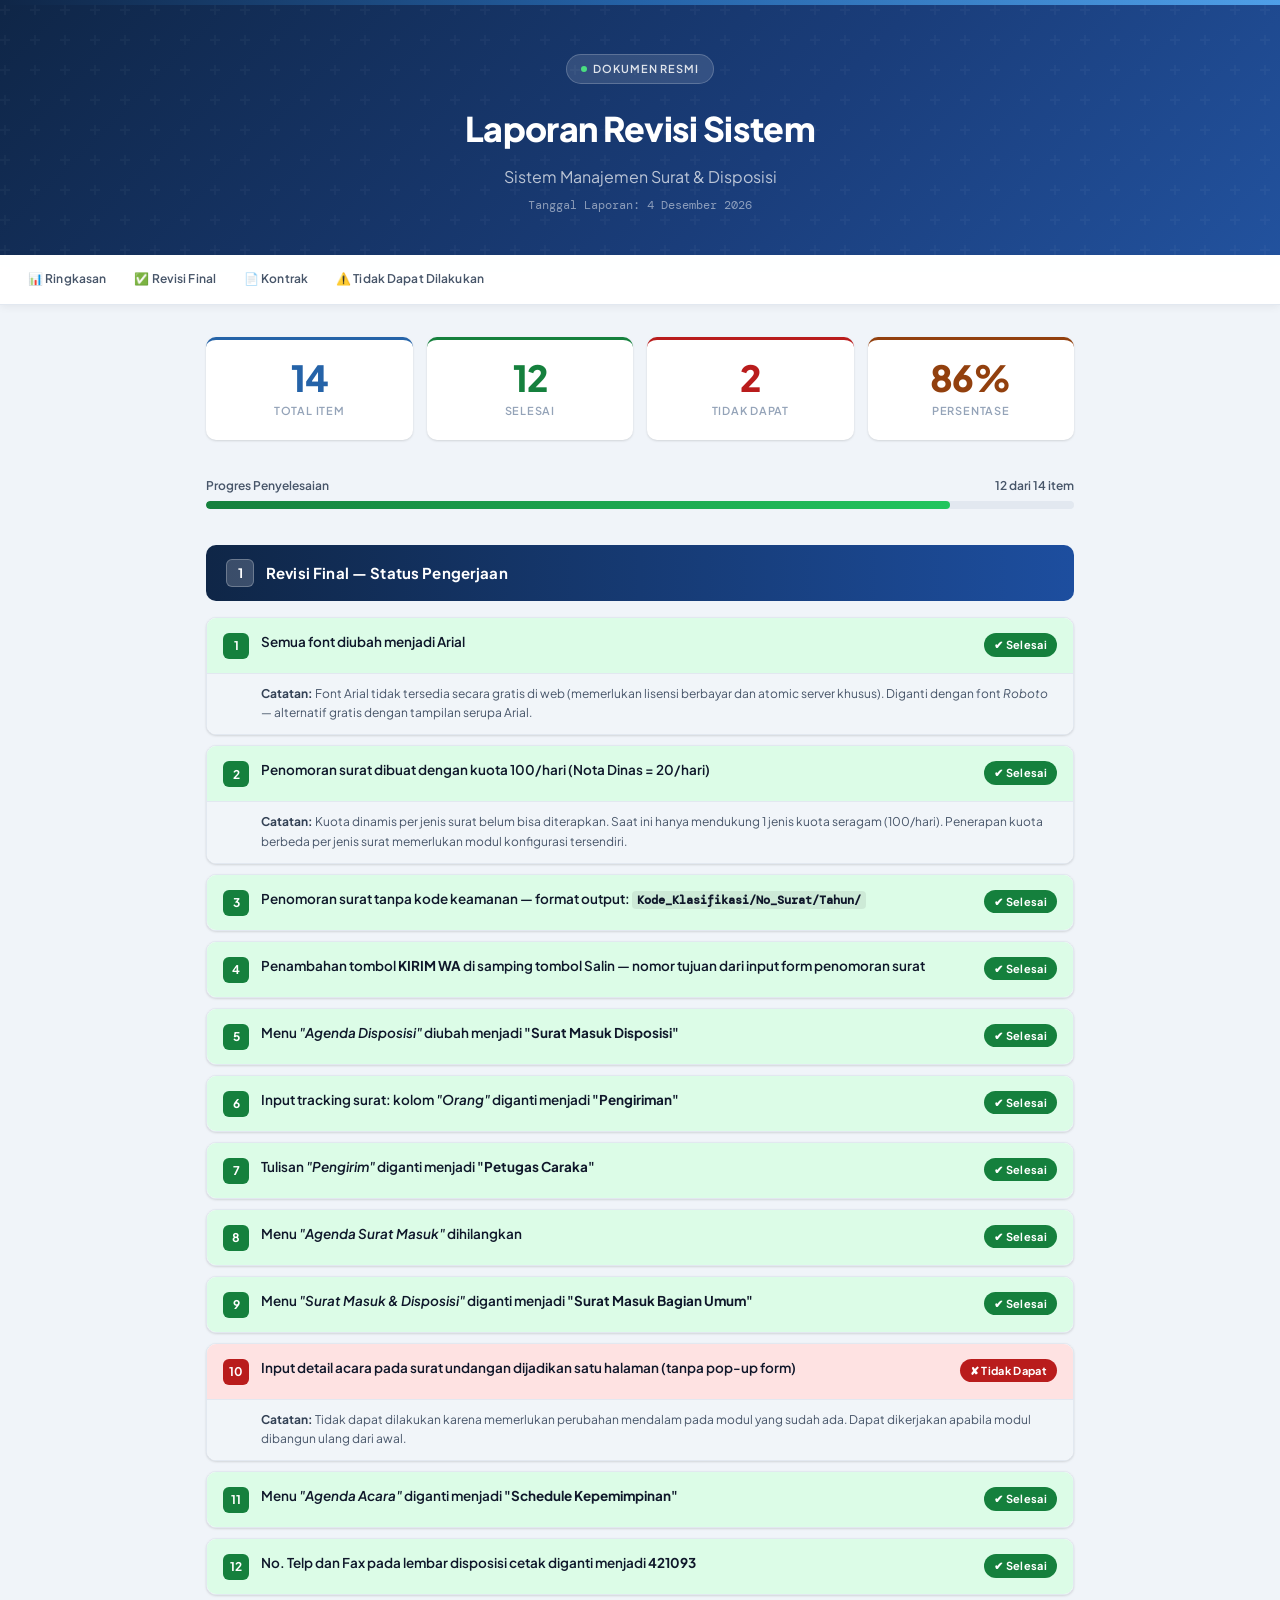
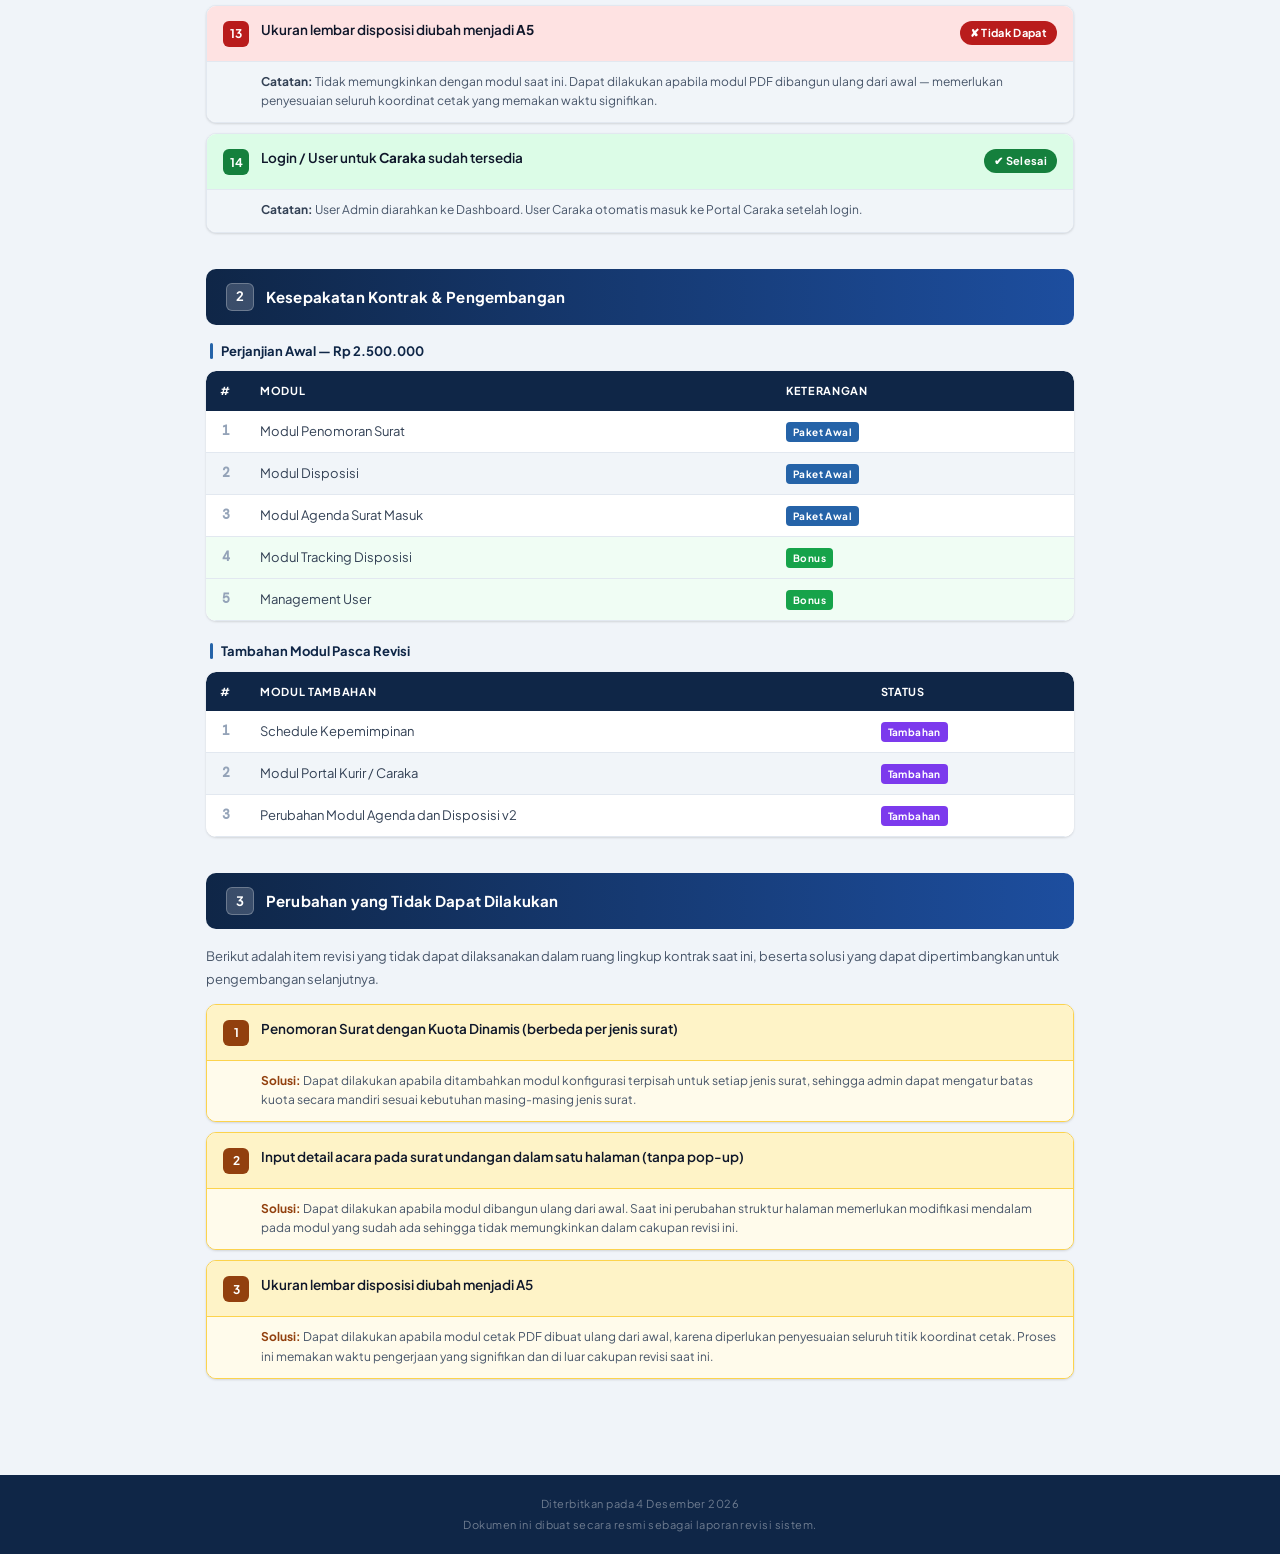
<file: revisi/index.html>
<!DOCTYPE html>
<html lang="id">
<head>
<meta charset="UTF-8">
<meta name="viewport" content="width=device-width, initial-scale=1.0">
<title>Laporan Revisi Sistem — Manajemen Surat & Disposisi</title>
<link href="https://fonts.googleapis.com/css2?family=Plus+Jakarta+Sans:wght@300;400;500;600;700;800&family=DM+Mono:wght@400;500&display=swap" rel="stylesheet">
<style>
  :root {
    --navy:       #0F2647;
    --blue:       #1D4E9F;
    --blue-mid:   #2563A8;
    --blue-light: #EBF3FB;
    --green:      #15803D;
    --green-bg:   #DCFCE7;
    --green-border:#86EFAC;
    --red:        #B91C1C;
    --red-bg:     #FEE2E2;
    --red-border: #FCA5A5;
    --amber:      #92400E;
    --amber-bg:   #FEF3C7;
    --amber-border:#FCD34D;
    --grey-100:   #F1F5F9;
    --grey-200:   #E2E8F0;
    --grey-400:   #94A3B8;
    --grey-600:   #475569;
    --text:       #0F172A;
    --text-mid:   #334155;
    --white:      #FFFFFF;
    --radius:     10px;
    --shadow-sm:  0 1px 3px rgba(0,0,0,.08), 0 1px 2px rgba(0,0,0,.06);
    --shadow-md:  0 4px 16px rgba(15,38,71,.10);
    --shadow-lg:  0 8px 32px rgba(15,38,71,.14);
  }

  *, *::before, *::after { box-sizing: border-box; margin: 0; padding: 0; }

  html { scroll-behavior: smooth; }

  body {
    font-family: 'Plus Jakarta Sans', sans-serif;
    background: #F0F4F9;
    color: var(--text);
    line-height: 1.6;
    min-height: 100vh;
  }

  /* ── TOP ACCENT BAR ── */
  .top-bar {
    height: 5px;
    background: linear-gradient(90deg, var(--navy) 0%, var(--blue-mid) 50%, #4F9FE8 100%);
  }

  /* ── HEADER ── */
  .header {
    background: linear-gradient(135deg, var(--navy) 0%, #1A3D7A 60%, #22529E 100%);
    padding: 48px 24px 40px;
    text-align: center;
    position: relative;
    overflow: hidden;
  }
  .header::before {
    content: '';
    position: absolute;
    inset: 0;
    background: url("data:image/svg+xml,%3Csvg width='60' height='60' viewBox='0 0 60 60' xmlns='http://www.w3.org/2000/svg'%3E%3Cg fill='none' fill-rule='evenodd'%3E%3Cg fill='%23ffffff' fill-opacity='0.03'%3E%3Cpath d='M36 34v-4h-2v4h-4v2h4v4h2v-4h4v-2h-4zm0-30V0h-2v4h-4v2h4v4h2V6h4V4h-4zM6 34v-4H4v4H0v2h4v4h2v-4h4v-2H6zM6 4V0H4v4H0v2h4v4h2V6h4V4H6z'/%3E%3C/g%3E%3C/g%3E%3C/svg%3E");
  }
  .header-badge {
    display: inline-flex;
    align-items: center;
    gap: 6px;
    background: rgba(255,255,255,.12);
    border: 1px solid rgba(255,255,255,.2);
    border-radius: 100px;
    padding: 5px 14px;
    font-size: 11px;
    font-weight: 600;
    letter-spacing: .08em;
    text-transform: uppercase;
    color: rgba(255,255,255,.85);
    margin-bottom: 18px;
  }
  .header-badge span { width: 6px; height: 6px; border-radius: 50%; background: #4ADE80; display: inline-block; }
  .header h1 {
    font-size: clamp(22px, 5vw, 34px);
    font-weight: 800;
    color: #fff;
    letter-spacing: -.02em;
    margin-bottom: 8px;
  }
  .header p {
    font-size: clamp(13px, 2.5vw, 16px);
    color: rgba(255,255,255,.7);
    font-weight: 400;
    margin-bottom: 6px;
  }
  .header-date {
    font-size: 12px;
    color: rgba(255,255,255,.5);
    font-family: 'DM Mono', monospace;
    margin-top: 4px;
  }

  /* ── STICKY NAV ── */
  .sticky-nav {
    position: sticky;
    top: 0;
    z-index: 100;
    background: rgba(255,255,255,.95);
    backdrop-filter: blur(12px);
    border-bottom: 1px solid var(--grey-200);
    padding: 0 16px;
    display: flex;
    align-items: center;
    gap: 4px;
    overflow-x: auto;
    scrollbar-width: none;
    box-shadow: 0 2px 8px rgba(0,0,0,.06);
  }
  .sticky-nav::-webkit-scrollbar { display: none; }
  .nav-item {
    white-space: nowrap;
    font-size: 12px;
    font-weight: 600;
    color: var(--grey-600);
    padding: 14px 12px;
    text-decoration: none;
    border-bottom: 2px solid transparent;
    transition: all .2s;
    letter-spacing: .01em;
  }
  .nav-item:hover { color: var(--blue); border-color: var(--blue-mid); }

  /* ── LAYOUT ── */
  .container {
    max-width: 900px;
    margin: 0 auto;
    padding: 32px 16px 60px;
  }

  /* ── SUMMARY CARDS ── */
  .summary-grid {
    display: grid;
    grid-template-columns: repeat(auto-fit, minmax(140px, 1fr));
    gap: 14px;
    margin-bottom: 36px;
  }
  .summary-card {
    background: var(--white);
    border-radius: var(--radius);
    padding: 20px 16px;
    text-align: center;
    box-shadow: var(--shadow-sm);
    border-top: 3px solid transparent;
    transition: transform .2s, box-shadow .2s;
  }
  .summary-card:hover { transform: translateY(-2px); box-shadow: var(--shadow-md); }
  .summary-card.total  { border-color: var(--blue-mid); }
  .summary-card.done   { border-color: var(--green); }
  .summary-card.fail   { border-color: var(--red); }
  .summary-card.pct    { border-color: var(--amber); }
  .summary-card .num {
    font-size: 36px;
    font-weight: 800;
    letter-spacing: -.03em;
    line-height: 1;
    margin-bottom: 6px;
  }
  .summary-card.total .num { color: var(--blue-mid); }
  .summary-card.done  .num { color: var(--green); }
  .summary-card.fail  .num { color: var(--red); }
  .summary-card.pct   .num { color: var(--amber); }
  .summary-card .label { font-size: 11px; font-weight: 600; color: var(--grey-400); text-transform: uppercase; letter-spacing: .07em; }

  /* ── SECTION ── */
  .section { margin-bottom: 36px; }
  .section-header {
    display: flex;
    align-items: center;
    gap: 12px;
    background: linear-gradient(90deg, var(--navy) 0%, var(--blue) 100%);
    border-radius: var(--radius);
    padding: 14px 20px;
    margin-bottom: 16px;
  }
  .section-header .num {
    width: 28px; height: 28px;
    background: rgba(255,255,255,.18);
    border: 1px solid rgba(255,255,255,.25);
    border-radius: 6px;
    font-size: 13px;
    font-weight: 700;
    color: #fff;
    display: flex; align-items: center; justify-content: center;
    flex-shrink: 0;
  }
  .section-header h2 {
    font-size: clamp(13px, 3vw, 15px);
    font-weight: 700;
    color: #fff;
    letter-spacing: .01em;
  }

  /* ── REVISION ITEM ── */
  .rev-list { display: flex; flex-direction: column; gap: 10px; }
  .rev-item {
    background: var(--white);
    border-radius: var(--radius);
    overflow: hidden;
    box-shadow: var(--shadow-sm);
    border: 1px solid var(--grey-200);
    transition: box-shadow .2s;
  }
  .rev-item:hover { box-shadow: var(--shadow-md); }
  .rev-item-header {
    display: flex;
    align-items: flex-start;
    gap: 12px;
    padding: 14px 16px;
  }
  .rev-item.ok .rev-item-header  { background: var(--green-bg); }
  .rev-item.fail .rev-item-header { background: var(--red-bg); }
  .rev-num {
    width: 26px; height: 26px;
    border-radius: 6px;
    font-size: 12px;
    font-weight: 700;
    display: flex; align-items: center; justify-content: center;
    flex-shrink: 0;
    margin-top: 1px;
  }
  .rev-item.ok   .rev-num { background: var(--green); color: #fff; }
  .rev-item.fail .rev-num { background: var(--red);   color: #fff; }
  .rev-title {
    flex: 1;
    font-size: 13.5px;
    font-weight: 600;
    color: var(--text);
    line-height: 1.5;
  }
  .badge {
    display: inline-flex;
    align-items: center;
    gap: 5px;
    border-radius: 100px;
    padding: 3px 10px;
    font-size: 11px;
    font-weight: 700;
    letter-spacing: .03em;
    white-space: nowrap;
    flex-shrink: 0;
    margin-top: 1px;
  }
  .badge-ok   { background: var(--green); color: #fff; }
  .badge-fail { background: var(--red);   color: #fff; }
  .rev-note {
    padding: 10px 16px 12px 54px;
    font-size: 12px;
    color: var(--grey-600);
    background: var(--grey-100);
    border-top: 1px solid var(--grey-200);
    line-height: 1.6;
  }
  .rev-note strong { color: var(--text-mid); }

  /* ── CONTRACT TABLE ── */
  .contract-block { margin-bottom: 20px; }
  .contract-block h3 {
    font-size: 13px;
    font-weight: 700;
    color: var(--navy);
    margin-bottom: 10px;
    padding-left: 4px;
    display: flex;
    align-items: center;
    gap: 8px;
  }
  .contract-block h3::before {
    content: '';
    width: 3px; height: 16px;
    background: var(--blue-mid);
    border-radius: 2px;
    display: inline-block;
  }
  .table-wrap { overflow-x: auto; border-radius: var(--radius); box-shadow: var(--shadow-sm); }
  table {
    width: 100%;
    border-collapse: collapse;
    font-size: 13px;
    background: var(--white);
    border-radius: var(--radius);
    overflow: hidden;
  }
  thead tr { background: var(--navy); }
  thead th {
    padding: 11px 14px;
    font-size: 11px;
    font-weight: 700;
    text-align: left;
    color: #fff;
    letter-spacing: .06em;
    text-transform: uppercase;
  }
  tbody tr:nth-child(odd)  { background: var(--white); }
  tbody tr:nth-child(even) { background: var(--grey-100); }
  tbody tr.bonus-row { background: #F0FDF4 !important; }
  tbody td {
    padding: 10px 14px;
    font-size: 13px;
    color: var(--text-mid);
    border-bottom: 1px solid var(--grey-200);
    vertical-align: top;
  }
  tbody td:first-child { font-family: 'DM Mono', monospace; font-weight: 600; color: var(--grey-400); width: 40px; text-align: center; }
  .tag-bonus {
    display: inline-block;
    background: #16A34A;
    color: #fff;
    font-size: 10px;
    font-weight: 700;
    border-radius: 4px;
    padding: 2px 7px;
    letter-spacing: .04em;
  }
  .tag-paket {
    display: inline-block;
    background: var(--blue-mid);
    color: #fff;
    font-size: 10px;
    font-weight: 700;
    border-radius: 4px;
    padding: 2px 7px;
    letter-spacing: .04em;
  }
  .tag-tambahan {
    display: inline-block;
    background: #7C3AED;
    color: #fff;
    font-size: 10px;
    font-weight: 700;
    border-radius: 4px;
    padding: 2px 7px;
    letter-spacing: .04em;
  }

  /* ── LIMITATION CARDS ── */
  .limit-list { display: flex; flex-direction: column; gap: 10px; }
  .limit-item {
    background: var(--white);
    border-radius: var(--radius);
    overflow: hidden;
    border: 1px solid var(--amber-border);
    box-shadow: var(--shadow-sm);
  }
  .limit-header {
    display: flex;
    align-items: flex-start;
    gap: 12px;
    padding: 14px 16px;
    background: var(--amber-bg);
  }
  .limit-num {
    width: 26px; height: 26px;
    border-radius: 6px;
    font-size: 12px;
    font-weight: 700;
    background: var(--amber);
    color: #fff;
    display: flex; align-items: center; justify-content: center;
    flex-shrink: 0;
    margin-top: 1px;
  }
  .limit-title { flex: 1; font-size: 13.5px; font-weight: 600; color: var(--text); line-height: 1.5; }
  .limit-body {
    padding: 10px 16px 12px 54px;
    font-size: 12px;
    color: var(--grey-600);
    background: #FFFBEB;
    border-top: 1px solid var(--amber-border);
    line-height: 1.6;
  }
  .limit-body strong { color: var(--amber); }

  /* ── PROGRESS BAR ── */
  .progress-wrap { margin: 12px 0 20px; }
  .progress-label { display: flex; justify-content: space-between; font-size: 12px; font-weight: 600; color: var(--grey-600); margin-bottom: 6px; }
  .progress-bar { height: 8px; background: var(--grey-200); border-radius: 100px; overflow: hidden; }
  .progress-fill {
    height: 100%;
    border-radius: 100px;
    background: linear-gradient(90deg, var(--green) 0%, #22C55E 100%);
    width: 0;
    transition: width 1s cubic-bezier(.4,0,.2,1) .3s;
  }

  /* ── FOOTER ── */
  footer {
    background: var(--navy);
    text-align: center;
    padding: 20px 16px;
    font-size: 11px;
    color: rgba(255,255,255,.4);
    letter-spacing: .04em;
  }

  /* ── PRINT ── */
  @media print {
    .sticky-nav { display: none; }
    .top-bar { display: none; }
    body { background: white; }
    .rev-item, .limit-item { break-inside: avoid; }
  }

  /* ── ANIMATIONS ── */
  @keyframes fadeUp {
    from { opacity: 0; transform: translateY(16px); }
    to   { opacity: 1; transform: translateY(0); }
  }
  .fade-up { opacity: 0; animation: fadeUp .5s ease forwards; }
  .fade-up:nth-child(1) { animation-delay: .05s; }
  .fade-up:nth-child(2) { animation-delay: .10s; }
  .fade-up:nth-child(3) { animation-delay: .15s; }
  .fade-up:nth-child(4) { animation-delay: .20s; }
</style>
</head>
<body>

<div class="top-bar"></div>

<!-- HEADER -->
<header class="header">
  <div class="header-badge"><span></span> Dokumen Resmi</div>
  <h1>Laporan Revisi Sistem</h1>
  <p>Sistem Manajemen Surat &amp; Disposisi</p>
  <div class="header-date" id="doc-date"></div>
</header>

<!-- STICKY NAV -->
<nav class="sticky-nav">
  <a class="nav-item" href="#summary">📊 Ringkasan</a>
  <a class="nav-item" href="#revisi">✅ Revisi Final</a>
  <a class="nav-item" href="#kontrak">📄 Kontrak</a>
  <a class="nav-item" href="#limitasi">⚠️ Tidak Dapat Dilakukan</a>
</nav>

<div class="container">

  <!-- SUMMARY -->
  <section id="summary" class="section">
    <div class="summary-grid">
      <div class="summary-card total fade-up">
        <div class="num" id="cnt-total">14</div>
        <div class="label">Total Item</div>
      </div>
      <div class="summary-card done fade-up">
        <div class="num" id="cnt-done">12</div>
        <div class="label">Selesai</div>
      </div>
      <div class="summary-card fail fade-up">
        <div class="num" id="cnt-fail">2</div>
        <div class="label">Tidak Dapat</div>
      </div>
      <div class="summary-card pct fade-up">
        <div class="num">86%</div>
        <div class="label">Persentase</div>
      </div>
    </div>

    <div class="progress-wrap">
      <div class="progress-label">
        <span>Progres Penyelesaian</span>
        <span>12 dari 14 item</span>
      </div>
      <div class="progress-bar"><div class="progress-fill" id="prog-fill"></div></div>
    </div>
  </section>

  <!-- REVISI FINAL -->
  <section id="revisi" class="section">
    <div class="section-header">
      <div class="num">1</div>
      <h2>Revisi Final — Status Pengerjaan</h2>
    </div>

    <div class="rev-list">

      <div class="rev-item ok">
        <div class="rev-item-header">
          <div class="rev-num">1</div>
          <div class="rev-title">Semua font diubah menjadi Arial</div>
          <div class="badge badge-ok">✔ Selesai</div>
        </div>
        <div class="rev-note"><strong>Catatan:</strong> Font Arial tidak tersedia secara gratis di web (memerlukan lisensi berbayar dan atomic server khusus). Diganti dengan font <em>Roboto</em> — alternatif gratis dengan tampilan serupa Arial.</div>
      </div>

      <div class="rev-item ok">
        <div class="rev-item-header">
          <div class="rev-num">2</div>
          <div class="rev-title">Penomoran surat dibuat dengan kuota 100/hari (Nota Dinas = 20/hari)</div>
          <div class="badge badge-ok">✔ Selesai</div>
        </div>
        <div class="rev-note"><strong>Catatan:</strong> Kuota dinamis per jenis surat belum bisa diterapkan. Saat ini hanya mendukung 1 jenis kuota seragam (100/hari). Penerapan kuota berbeda per jenis surat memerlukan modul konfigurasi tersendiri.</div>
      </div>

      <div class="rev-item ok">
        <div class="rev-item-header">
          <div class="rev-num">3</div>
          <div class="rev-title">Penomoran surat tanpa kode keamanan — format output: <code style="font-family:'DM Mono',monospace;font-size:12px;background:rgba(0,0,0,.07);padding:1px 5px;border-radius:4px;">Kode_Klasifikasi/No_Surat/Tahun/</code></div>
          <div class="badge badge-ok">✔ Selesai</div>
        </div>
      </div>

      <div class="rev-item ok">
        <div class="rev-item-header">
          <div class="rev-num">4</div>
          <div class="rev-title">Penambahan tombol <strong>KIRIM WA</strong> di samping tombol Salin — nomor tujuan dari input form penomoran surat</div>
          <div class="badge badge-ok">✔ Selesai</div>
        </div>
      </div>

      <div class="rev-item ok">
        <div class="rev-item-header">
          <div class="rev-num">5</div>
          <div class="rev-title">Menu <em>"Agenda Disposisi"</em> diubah menjadi <strong>"Surat Masuk Disposisi"</strong></div>
          <div class="badge badge-ok">✔ Selesai</div>
        </div>
      </div>

      <div class="rev-item ok">
        <div class="rev-item-header">
          <div class="rev-num">6</div>
          <div class="rev-title">Input tracking surat: kolom <em>"Orang"</em> diganti menjadi <strong>"Pengiriman"</strong></div>
          <div class="badge badge-ok">✔ Selesai</div>
        </div>
      </div>

      <div class="rev-item ok">
        <div class="rev-item-header">
          <div class="rev-num">7</div>
          <div class="rev-title">Tulisan <em>"Pengirim"</em> diganti menjadi <strong>"Petugas Caraka"</strong></div>
          <div class="badge badge-ok">✔ Selesai</div>
        </div>
      </div>

      <div class="rev-item ok">
        <div class="rev-item-header">
          <div class="rev-num">8</div>
          <div class="rev-title">Menu <em>"Agenda Surat Masuk"</em> dihilangkan</div>
          <div class="badge badge-ok">✔ Selesai</div>
        </div>
      </div>

      <div class="rev-item ok">
        <div class="rev-item-header">
          <div class="rev-num">9</div>
          <div class="rev-title">Menu <em>"Surat Masuk &amp; Disposisi"</em> diganti menjadi <strong>"Surat Masuk Bagian Umum"</strong></div>
          <div class="badge badge-ok">✔ Selesai</div>
        </div>
      </div>

      <div class="rev-item fail">
        <div class="rev-item-header">
          <div class="rev-num">10</div>
          <div class="rev-title">Input detail acara pada surat undangan dijadikan satu halaman (tanpa pop-up form)</div>
          <div class="badge badge-fail">✘ Tidak Dapat</div>
        </div>
        <div class="rev-note"><strong>Catatan:</strong> Tidak dapat dilakukan karena memerlukan perubahan mendalam pada modul yang sudah ada. Dapat dikerjakan apabila modul dibangun ulang dari awal.</div>
      </div>

      <div class="rev-item ok">
        <div class="rev-item-header">
          <div class="rev-num">11</div>
          <div class="rev-title">Menu <em>"Agenda Acara"</em> diganti menjadi <strong>"Schedule Kepemimpinan"</strong></div>
          <div class="badge badge-ok">✔ Selesai</div>
        </div>
      </div>

      <div class="rev-item ok">
        <div class="rev-item-header">
          <div class="rev-num">12</div>
          <div class="rev-title">No. Telp dan Fax pada lembar disposisi cetak diganti menjadi <strong>421093</strong></div>
          <div class="badge badge-ok">✔ Selesai</div>
        </div>
      </div>

      <div class="rev-item fail">
        <div class="rev-item-header">
          <div class="rev-num">13</div>
          <div class="rev-title">Ukuran lembar disposisi diubah menjadi <strong>A5</strong></div>
          <div class="badge badge-fail">✘ Tidak Dapat</div>
        </div>
        <div class="rev-note"><strong>Catatan:</strong> Tidak memungkinkan dengan modul saat ini. Dapat dilakukan apabila modul PDF dibangun ulang dari awal — memerlukan penyesuaian seluruh koordinat cetak yang memakan waktu signifikan.</div>
      </div>

      <div class="rev-item ok">
        <div class="rev-item-header">
          <div class="rev-num">14</div>
          <div class="rev-title">Login / User untuk <strong>Caraka</strong> sudah tersedia</div>
          <div class="badge badge-ok">✔ Selesai</div>
        </div>
        <div class="rev-note"><strong>Catatan:</strong> User Admin diarahkan ke Dashboard. User Caraka otomatis masuk ke Portal Caraka setelah login.</div>
      </div>

    </div>
  </section>

  <!-- KONTRAK -->
  <section id="kontrak" class="section">
    <div class="section-header">
      <div class="num">2</div>
      <h2>Kesepakatan Kontrak &amp; Pengembangan</h2>
    </div>

    <div class="contract-block">
      <h3>Perjanjian Awal — Rp 2.500.000</h3>
      <div class="table-wrap">
        <table>
          <thead>
            <tr>
              <th>#</th>
              <th>Modul</th>
              <th>Keterangan</th>
            </tr>
          </thead>
          <tbody>
            <tr>
              <td>1</td>
              <td>Modul Penomoran Surat</td>
              <td><span class="tag-paket">Paket Awal</span></td>
            </tr>
            <tr>
              <td>2</td>
              <td>Modul Disposisi</td>
              <td><span class="tag-paket">Paket Awal</span></td>
            </tr>
            <tr>
              <td>3</td>
              <td>Modul Agenda Surat Masuk</td>
              <td><span class="tag-paket">Paket Awal</span></td>
            </tr>
            <tr class="bonus-row">
              <td>4</td>
              <td>Modul Tracking Disposisi</td>
              <td><span class="tag-bonus">Bonus</span></td>
            </tr>
            <tr class="bonus-row">
              <td>5</td>
              <td>Management User</td>
              <td><span class="tag-bonus">Bonus</span></td>
            </tr>
          </tbody>
        </table>
      </div>
    </div>

    <div class="contract-block">
      <h3>Tambahan Modul Pasca Revisi</h3>
      <div class="table-wrap">
        <table>
          <thead>
            <tr>
              <th>#</th>
              <th>Modul Tambahan</th>
              <th>Status</th>
            </tr>
          </thead>
          <tbody>
            <tr>
              <td>1</td>
              <td>Schedule Kepemimpinan</td>
              <td><span class="tag-tambahan">Tambahan</span></td>
            </tr>
            <tr>
              <td>2</td>
              <td>Modul Portal Kurir / Caraka</td>
              <td><span class="tag-tambahan">Tambahan</span></td>
            </tr>
            <tr>
              <td>3</td>
              <td>Perubahan Modul Agenda dan Disposisi v2</td>
              <td><span class="tag-tambahan">Tambahan</span></td>
            </tr>
          </tbody>
        </table>
      </div>
    </div>
  </section>

  <!-- LIMITASI -->
  <section id="limitasi" class="section">
    <div class="section-header">
      <div class="num">3</div>
      <h2>Perubahan yang Tidak Dapat Dilakukan</h2>
    </div>

    <p style="font-size:13px;color:var(--grey-600);margin-bottom:14px;line-height:1.7;">
      Berikut adalah item revisi yang tidak dapat dilaksanakan dalam ruang lingkup kontrak saat ini, beserta solusi yang dapat dipertimbangkan untuk pengembangan selanjutnya.
    </p>

    <div class="limit-list">

      <div class="limit-item">
        <div class="limit-header">
          <div class="limit-num">1</div>
          <div class="limit-title">Penomoran Surat dengan Kuota Dinamis (berbeda per jenis surat)</div>
        </div>
        <div class="limit-body">
          <strong>Solusi:</strong> Dapat dilakukan apabila ditambahkan modul konfigurasi terpisah untuk setiap jenis surat, sehingga admin dapat mengatur batas kuota secara mandiri sesuai kebutuhan masing-masing jenis surat.
        </div>
      </div>

      <div class="limit-item">
        <div class="limit-header">
          <div class="limit-num">2</div>
          <div class="limit-title">Input detail acara pada surat undangan dalam satu halaman (tanpa pop-up)</div>
        </div>
        <div class="limit-body">
          <strong>Solusi:</strong> Dapat dilakukan apabila modul dibangun ulang dari awal. Saat ini perubahan struktur halaman memerlukan modifikasi mendalam pada modul yang sudah ada sehingga tidak memungkinkan dalam cakupan revisi ini.
        </div>
      </div>

      <div class="limit-item">
        <div class="limit-header">
          <div class="limit-num">3</div>
          <div class="limit-title">Ukuran lembar disposisi diubah menjadi A5</div>
        </div>
        <div class="limit-body">
          <strong>Solusi:</strong> Dapat dilakukan apabila modul cetak PDF dibuat ulang dari awal, karena diperlukan penyesuaian seluruh titik koordinat cetak. Proses ini memakan waktu pengerjaan yang signifikan dan di luar cakupan revisi saat ini.
        </div>
      </div>

    </div>
  </section>

</div>

<!-- FOOTER -->
<footer>
  <div id="footer-date"></div>
  <div style="margin-top:4px;">Dokumen ini dibuat secara resmi sebagai laporan revisi sistem.</div>
</footer>

<script>
  // Date
  const now = new Date();
  const opts = { day: 'numeric', month: 'long', year: 'numeric' };
  const dateStr = now.toLocaleDateString('id-ID', opts);
  document.getElementById('doc-date').textContent = 'Tanggal Laporan: ' + dateStr;
  document.getElementById('footer-date').textContent = 'Diterbitkan pada ' + dateStr;

  // Progress bar animate on load
  window.addEventListener('load', () => {
    setTimeout(() => {
      document.getElementById('prog-fill').style.width = '85.7%';
    }, 400);
  });

  // Intersection observer for fade-up
  const observer = new IntersectionObserver((entries) => {
    entries.forEach(e => {
      if (e.isIntersecting) {
        e.target.style.opacity = '1';
        e.target.style.transform = 'translateY(0)';
        e.target.style.transition = 'opacity .4s ease, transform .4s ease';
      }
    });
  }, { threshold: 0.1 });

  document.querySelectorAll('.rev-item, .limit-item, .contract-block').forEach(el => {
    el.style.opacity = '0';
    el.style.transform = 'translateY(12px)';
    observer.observe(el);
  });
</script>
</body>
</html>
</file>
